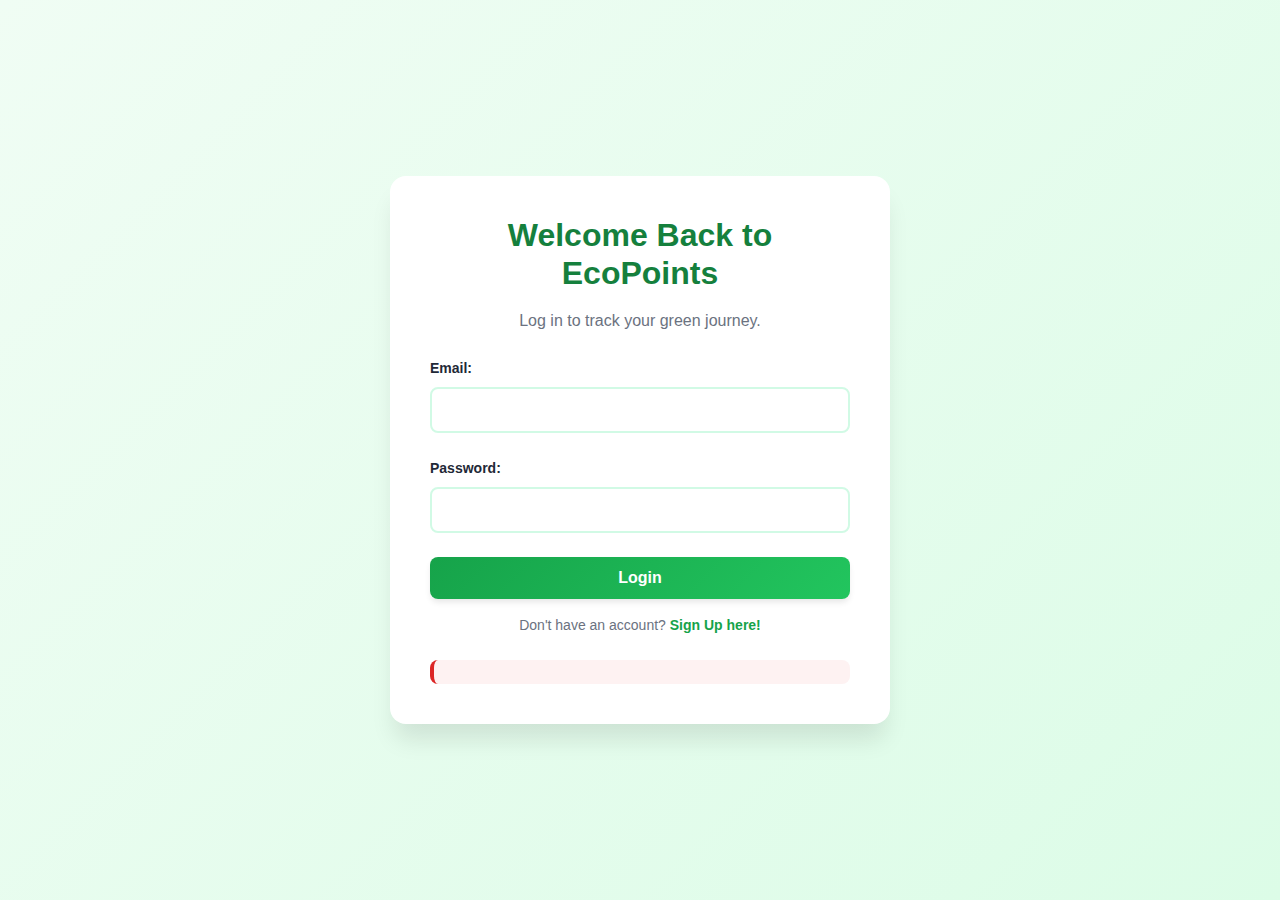
<file: index.html>
<!DOCTYPE html>
<html lang="en">
<head>
    <meta charset="UTF-8">
    <meta name="viewport" content="width=device-width, initial-scale=1.0">
    <title>EcoPoints - Login</title>
    <link rel="stylesheet" href="style.css">
    <script type="module" src="script.js" defer></script>
</head>
<body>
    <div class="container">
        <h1>Welcome Back to EcoPoints</h1>
        <p>Log in to track your green journey.</p>
        <form id="loginForm">
            <div class="input-group">
                <label for="loginEmail">Email:</label>
                <input type="email" id="loginEmail" required>
            </div>
            <div class="input-group">
                <label for="loginPassword">Password:</label>
                <input type="password" id="loginPassword" required>
            </div>
            <button type="submit" class="btn">Login</button>
        </form>
        <p class="message">Don't have an account? <a href="signup.html">Sign Up here!</a></p>
        <div id="loginMessage" class="message error"></div>
    </div>
</body>
</html>
</file>
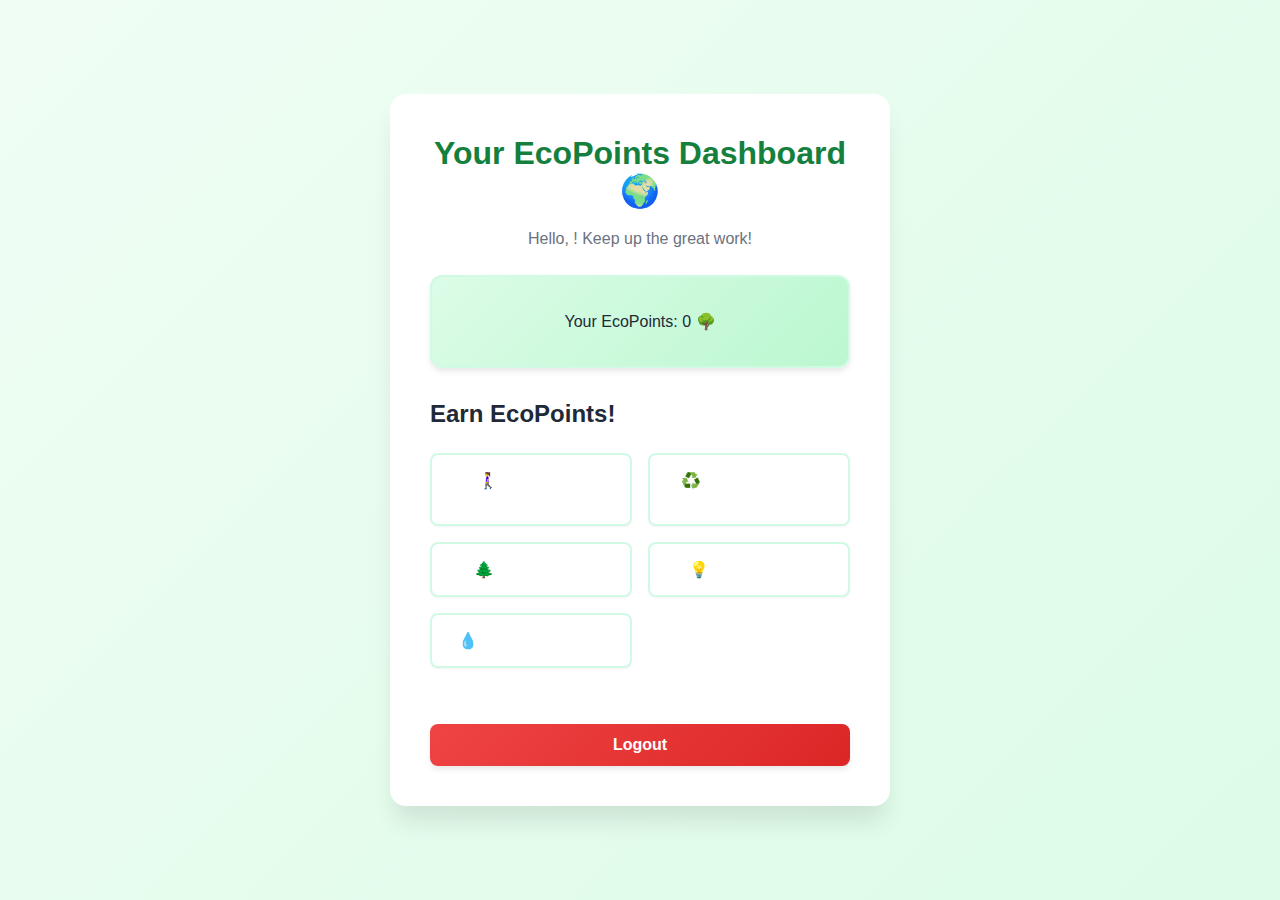
<file: dashboard.html>
<!DOCTYPE html>
<html lang="en">
<head>
    <meta charset="UTF-8">
    <meta name="viewport" content="width=device-width, initial-scale=1.0">
    <title>EcoPoints - Dashboard</title>
    <link rel="stylesheet" href="style.css">
</head>
<body>
    <div class="container">
        <h1>Your EcoPoints Dashboard 🌍</h1>
        <p>Hello, <span id="dashboardUserName"></span>! Keep up the great work!</p>
        <div class="score-display">
            Your EcoPoints: <span id="ecoPointsDisplay">0</span> 🌳
        </div>

        <h2>Earn EcoPoints!</h2>
        <div class="eco-actions">
            <button class="btn eco-action-btn" data-points="10">🚶‍♀️ Use Public Transport</button>
            <button class="btn eco-action-btn" data-points="5">♻️ Recycle Waste</button>
            <button class="btn eco-action-btn" data-points="20">🌲 Plant a Tree</button>
            <button class="btn eco-action-btn" data-points="8">💡 Save Energy</button>
            <button class="btn eco-action-btn" data-points="12">💧 Conserve Water</button>
        </div>

        <button id="logoutBtn" class="btn logout-btn">Logout</button>
        <div id="rewardNotification" class="reward-notification"></div>
    </div>
    <script src="script.js"></script>
</body>
</html>
</file>
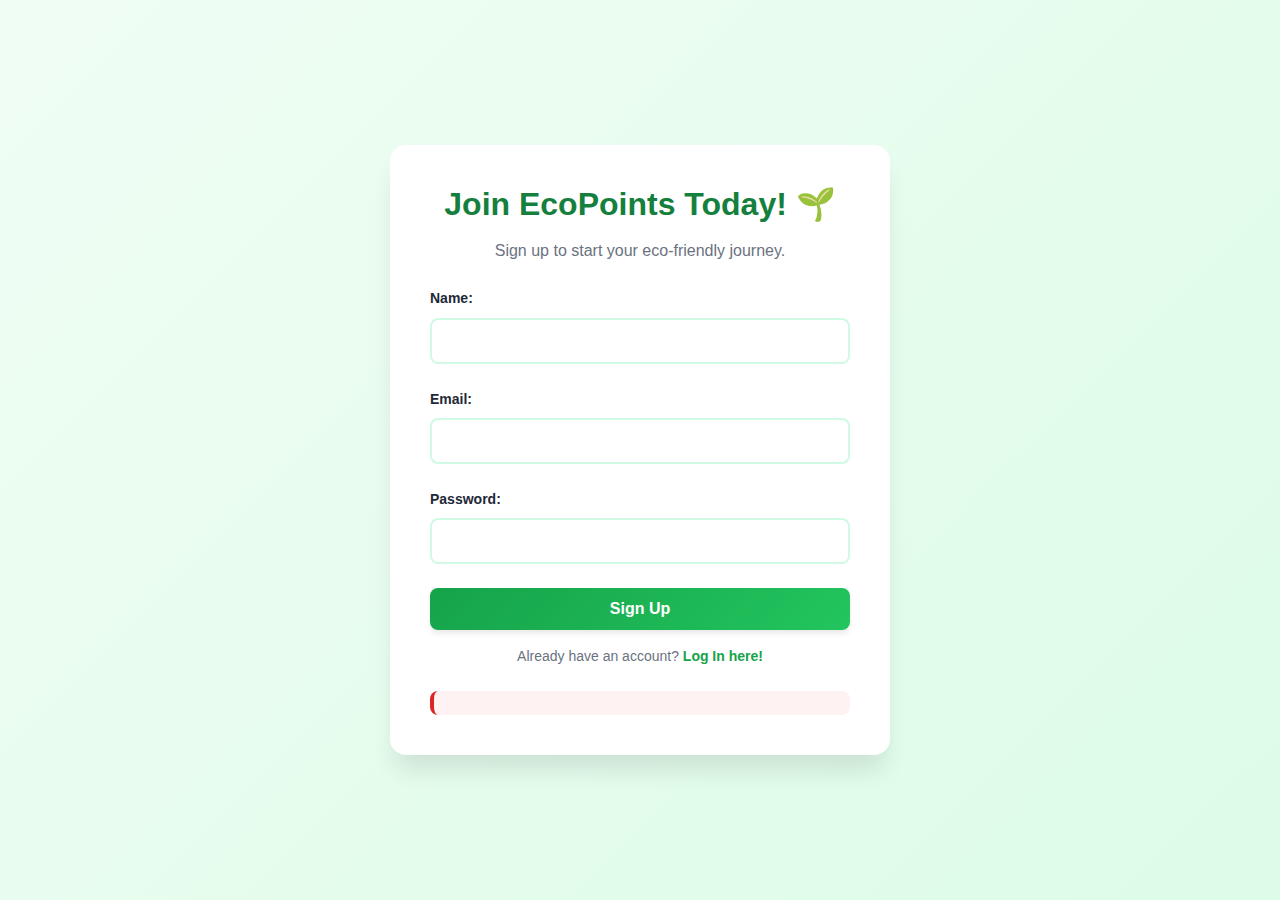
<file: signup.html>
<!DOCTYPE html>
<html lang="en">
<head>
    <meta charset="UTF-8">
    <meta name="viewport" content="width=device-width, initial-scale=1.0">
    <title>EcoPoints - Sign Up</title>
    <link rel="stylesheet" href="style.css">
</head>
<body>
    <div class="container">
        <h1>Join EcoPoints Today! 🌱</h1>
        <p>Sign up to start your eco-friendly journey.</p>
        <form id="signupForm">
            <div class="input-group">
                <label for="signupName">Name:</label>
                <input type="text" id="signupName" required>
            </div>
            <div class="input-group">
                <label for="signupEmail">Email:</label>
                <input type="email" id="signupEmail" required>
            </div>
            <div class="input-group">
                <label for="signupPassword">Password:</label>
                <input type="password" id="signupPassword" required>
            </div>
            <button type="submit" class="btn">Sign Up</button>
        </form>
        <p class="message">Already have an account? <a href="index.html">Log In here!</a></p>
        <div id="signupMessage" class="message error"></div>
    </div>
    <script src="script.js"></script>
</body>
</html>
</file>
<file: style.css>
:root {
    --color-primary: #16a34a;
    --color-primary-dark: #15803d;
    --color-primary-light: #22c55e;
    --color-secondary: #0891b2;
    --color-background: #f0fdf4;
    --color-surface: #ffffff;
    --color-text: #1f2937;
    --color-text-light: #6b7280;
    --color-error: #dc2626;
    --color-success: #16a34a;
    --color-warning: #f59e0b;
    --color-border: #d1fae5;
    --shadow-sm: 0 1px 2px 0 rgba(0, 0, 0, 0.05);
    --shadow-md: 0 4px 6px -1px rgba(0, 0, 0, 0.1);
    --shadow-lg: 0 10px 15px -3px rgba(0, 0, 0, 0.1);
    --shadow-xl: 0 20px 25px -5px rgba(0, 0, 0, 0.1);
    --radius-sm: 8px;
    --radius-md: 12px;
    --radius-lg: 16px;
    --spacing-unit: 8px;
}

* {
    margin: 0;
    padding: 0;
    box-sizing: border-box;
}

body {
    font-family: 'Inter', -apple-system, BlinkMacSystemFont, 'Segoe UI', 'Roboto', 'Oxygen', 'Ubuntu', 'Cantarell', sans-serif;
    background: linear-gradient(135deg, #f0fdf4 0%, #dcfce7 100%);
    color: var(--color-text);
    display: flex;
    justify-content: center;
    align-items: center;
    min-height: 100vh;
    padding: calc(var(--spacing-unit) * 3);
    line-height: 1.6;
}

.container {
    background-color: var(--color-surface);
    padding: calc(var(--spacing-unit) * 5);
    border-radius: var(--radius-lg);
    box-shadow: var(--shadow-xl);
    width: 100%;
    max-width: 500px;
    animation: fadeInUp 0.6s ease-out;
}

.container.dashboard {
    max-width: 900px;
}

@keyframes fadeInUp {
    from {
        opacity: 0;
        transform: translateY(20px);
    }
    to {
        opacity: 1;
        transform: translateY(0);
    }
}

h1 {
    color: var(--color-primary-dark);
    margin-bottom: calc(var(--spacing-unit) * 2);
    font-size: 2rem;
    font-weight: 700;
    text-align: center;
    line-height: 1.2;
}

h2 {
    color: var(--color-text);
    margin-top: calc(var(--spacing-unit) * 4);
    margin-bottom: calc(var(--spacing-unit) * 3);
    font-size: 1.5rem;
    font-weight: 600;
    line-height: 1.2;
}

p {
    text-align: center;
    margin-bottom: calc(var(--spacing-unit) * 3);
    color: var(--color-text-light);
    line-height: 1.5;
}

.input-group {
    margin-bottom: calc(var(--spacing-unit) * 3);
}

.input-group label {
    display: block;
    margin-bottom: calc(var(--spacing-unit));
    font-weight: 600;
    color: var(--color-text);
    font-size: 0.875rem;
}

.input-group input {
    width: 100%;
    padding: calc(var(--spacing-unit) * 1.5);
    border: 2px solid var(--color-border);
    border-radius: var(--radius-sm);
    font-size: 1rem;
    transition: all 0.3s ease;
    background-color: var(--color-surface);
    color: var(--color-text);
}

.input-group input:focus {
    border-color: var(--color-primary);
    outline: none;
    box-shadow: 0 0 0 3px rgba(22, 163, 74, 0.1);
}

.input-group input::placeholder {
    color: #9ca3af;
}

.btn {
    background: linear-gradient(135deg, var(--color-primary) 0%, var(--color-primary-light) 100%);
    color: white;
    padding: calc(var(--spacing-unit) * 1.5) calc(var(--spacing-unit) * 3);
    border: none;
    border-radius: var(--radius-sm);
    cursor: pointer;
    font-size: 1rem;
    font-weight: 600;
    transition: all 0.3s ease;
    width: 100%;
    box-shadow: var(--shadow-md);
    position: relative;
    overflow: hidden;
}

.btn::before {
    content: '';
    position: absolute;
    top: 0;
    left: -100%;
    width: 100%;
    height: 100%;
    background: rgba(255, 255, 255, 0.2);
    transition: left 0.5s ease;
}

.btn:hover::before {
    left: 100%;
}

.btn:hover {
    transform: translateY(-2px);
    box-shadow: var(--shadow-lg);
}

.btn:active {
    transform: translateY(0);
}

.btn:disabled {
    opacity: 0.6;
    cursor: not-allowed;
    transform: none;
}

.message {
    margin-top: calc(var(--spacing-unit) * 2);
    text-align: center;
    font-size: 0.875rem;
}

.message a {
    color: var(--color-primary);
    text-decoration: none;
    font-weight: 600;
    transition: color 0.3s ease;
}

.message a:hover {
    color: var(--color-primary-dark);
    text-decoration: underline;
}

.message.error {
    color: var(--color-error);
    font-weight: 600;
    padding: calc(var(--spacing-unit) * 1.5);
    background-color: #fef2f2;
    border-radius: var(--radius-sm);
    border-left: 4px solid var(--color-error);
}

.message.success {
    color: var(--color-success);
    font-weight: 600;
    padding: calc(var(--spacing-unit) * 1.5);
    background-color: #f0fdf4;
    border-radius: var(--radius-sm);
    border-left: 4px solid var(--color-success);
}

/* Dashboard Styles */
.score-display {
    text-align: center;
    padding: calc(var(--spacing-unit) * 4);
    background: linear-gradient(135deg, #dcfce7 0%, #bbf7d0 100%);
    border-radius: var(--radius-md);
    margin: calc(var(--spacing-unit) * 3) 0;
    box-shadow: var(--shadow-md);
    border: 2px solid var(--color-border);
}

.points-value {
    font-size: 3.5rem;
    font-weight: 800;
    color: var(--color-primary-dark);
    line-height: 1;
    margin-bottom: calc(var(--spacing-unit));
}

.points-label {
    font-size: 0.875rem;
    color: var(--color-text-light);
    font-weight: 500;
    text-transform: uppercase;
    letter-spacing: 0.05em;
}

.eco-actions {
    display: grid;
    grid-template-columns: repeat(auto-fit, minmax(150px, 1fr));
    gap: calc(var(--spacing-unit) * 2);
    margin: calc(var(--spacing-unit) * 3) 0;
}

.eco-action-btn {
    background: white;
    border: 2px solid var(--color-border);
    padding: calc(var(--spacing-unit) * 2);
    display: flex;
    flex-direction: column;
    align-items: center;
    gap: calc(var(--spacing-unit));
    transition: all 0.3s ease;
    box-shadow: var(--shadow-sm);
}

.eco-action-btn::before {
    display: none;
}

.eco-action-btn:hover {
    border-color: var(--color-primary);
    background: linear-gradient(135deg, var(--color-primary) 0%, var(--color-primary-light) 100%);
    transform: translateY(-4px);
}

.eco-action-btn:hover .icon {
    transform: scale(1.2);
}

.eco-action-btn:hover .label,
.eco-action-btn:hover .points {
    color: white;
}

.eco-action-btn .icon {
    font-size: 2rem;
    transition: transform 0.3s ease;
}

.eco-action-btn .label {
    font-size: 0.875rem;
    font-weight: 600;
    color: var(--color-text);
    text-align: center;
    transition: color 0.3s ease;
}

.eco-action-btn .points {
    font-size: 0.75rem;
    color: var(--color-primary);
    font-weight: 700;
    transition: color 0.3s ease;
}

.stats-section {
    margin-top: calc(var(--spacing-unit) * 5);
}

.stats-grid {
    display: grid;
    grid-template-columns: repeat(auto-fit, minmax(140px, 1fr));
    gap: calc(var(--spacing-unit) * 2);
}

.stat-card {
    background: white;
    border: 2px solid var(--color-border);
    border-radius: var(--radius-md);
    padding: calc(var(--spacing-unit) * 3);
    text-align: center;
    transition: all 0.3s ease;
}

.stat-card:hover {
    border-color: var(--color-primary);
    box-shadow: var(--shadow-md);
    transform: translateY(-2px);
}

.stat-value {
    font-size: 2rem;
    font-weight: 700;
    color: var(--color-primary);
    margin-bottom: calc(var(--spacing-unit));
    line-height: 1;
}

.stat-label {
    font-size: 0.75rem;
    color: var(--color-text-light);
    text-transform: uppercase;
    letter-spacing: 0.05em;
    font-weight: 600;
}

.activity-history {
    background: white;
    border: 2px solid var(--color-border);
    border-radius: var(--radius-md);
    padding: calc(var(--spacing-unit) * 3);
    max-height: 400px;
    overflow-y: auto;
}

.activity-item {
    display: flex;
    justify-content: space-between;
    align-items: center;
    padding: calc(var(--spacing-unit) * 2);
    border-bottom: 1px solid var(--color-border);
    animation: slideIn 0.3s ease-out;
}

.activity-item:last-child {
    border-bottom: none;
}

@keyframes slideIn {
    from {
        opacity: 0;
        transform: translateX(-20px);
    }
    to {
        opacity: 1;
        transform: translateX(0);
    }
}

.activity-info {
    display: flex;
    align-items: center;
    gap: calc(var(--spacing-unit) * 2);
}

.activity-icon {
    font-size: 1.5rem;
}

.activity-details {
    display: flex;
    flex-direction: column;
}

.activity-label {
    font-weight: 600;
    color: var(--color-text);
    font-size: 0.875rem;
}

.activity-time {
    font-size: 0.75rem;
    color: var(--color-text-light);
}

.activity-points {
    font-weight: 700;
    color: var(--color-primary);
    font-size: 1rem;
}

.empty-state {
    text-align: center;
    color: var(--color-text-light);
    padding: calc(var(--spacing-unit) * 4);
    font-style: italic;
}

.logout-btn {
    background: linear-gradient(135deg, #ef4444 0%, #dc2626 100%);
    margin-top: calc(var(--spacing-unit) * 4);
}

.logout-btn:hover {
    background: linear-gradient(135deg, #dc2626 0%, #b91c1c 100%);
}

.notification {
    position: fixed;
    top: calc(var(--spacing-unit) * 3);
    right: calc(var(--spacing-unit) * 3);
    background: white;
    padding: calc(var(--spacing-unit) * 2) calc(var(--spacing-unit) * 3);
    border-radius: var(--radius-sm);
    box-shadow: var(--shadow-xl);
    border-left: 4px solid var(--color-success);
    max-width: 350px;
    opacity: 0;
    transform: translateX(400px);
    transition: all 0.3s ease;
    z-index: 1000;
}

.notification.show {
    opacity: 1;
    transform: translateX(0);
}

.notification.success {
    border-left-color: var(--color-success);
}

.notification.error {
    border-left-color: var(--color-error);
}

.notification.warning {
    border-left-color: var(--color-warning);
}

/* Scrollbar styling */
.activity-history::-webkit-scrollbar {
    width: 8px;
}

.activity-history::-webkit-scrollbar-track {
    background: #f1f1f1;
    border-radius: 4px;
}

.activity-history::-webkit-scrollbar-thumb {
    background: var(--color-primary);
    border-radius: 4px;
}

.activity-history::-webkit-scrollbar-thumb:hover {
    background: var(--color-primary-dark);
}

/* Responsive Design */
@media (max-width: 768px) {
    body {
        padding: calc(var(--spacing-unit) * 2);
    }

    .container {
        padding: calc(var(--spacing-unit) * 3);
    }

    h1 {
        font-size: 1.75rem;
    }

    h2 {
        font-size: 1.25rem;
    }

    .points-value {
        font-size: 2.5rem;
    }

    .eco-actions {
        grid-template-columns: repeat(2, 1fr);
        gap: calc(var(--spacing-unit) * 1.5);
    }

    .stats-grid {
        grid-template-columns: repeat(2, 1fr);
    }

    .notification {
        top: calc(var(--spacing-unit) * 2);
        right: calc(var(--spacing-unit) * 2);
        left: calc(var(--spacing-unit) * 2);
        max-width: none;
    }
}

@media (max-width: 480px) {
    .eco-actions {
        grid-template-columns: 1fr;
    }

    .stats-grid {
        grid-template-columns: 1fr;
    }
}

/* Loading state */
.btn.loading {
    position: relative;
    color: transparent;
}

.btn.loading::after {
    content: '';
    position: absolute;
    width: 20px;
    height: 20px;
    top: 50%;
    left: 50%;
    margin-left: -10px;
    margin-top: -10px;
    border: 3px solid rgba(255, 255, 255, 0.3);
    border-radius: 50%;
    border-top-color: white;
    animation: spin 0.6s linear infinite;
}

@keyframes spin {
    to {
        transform: rotate(360deg);
    }
}
</file>
